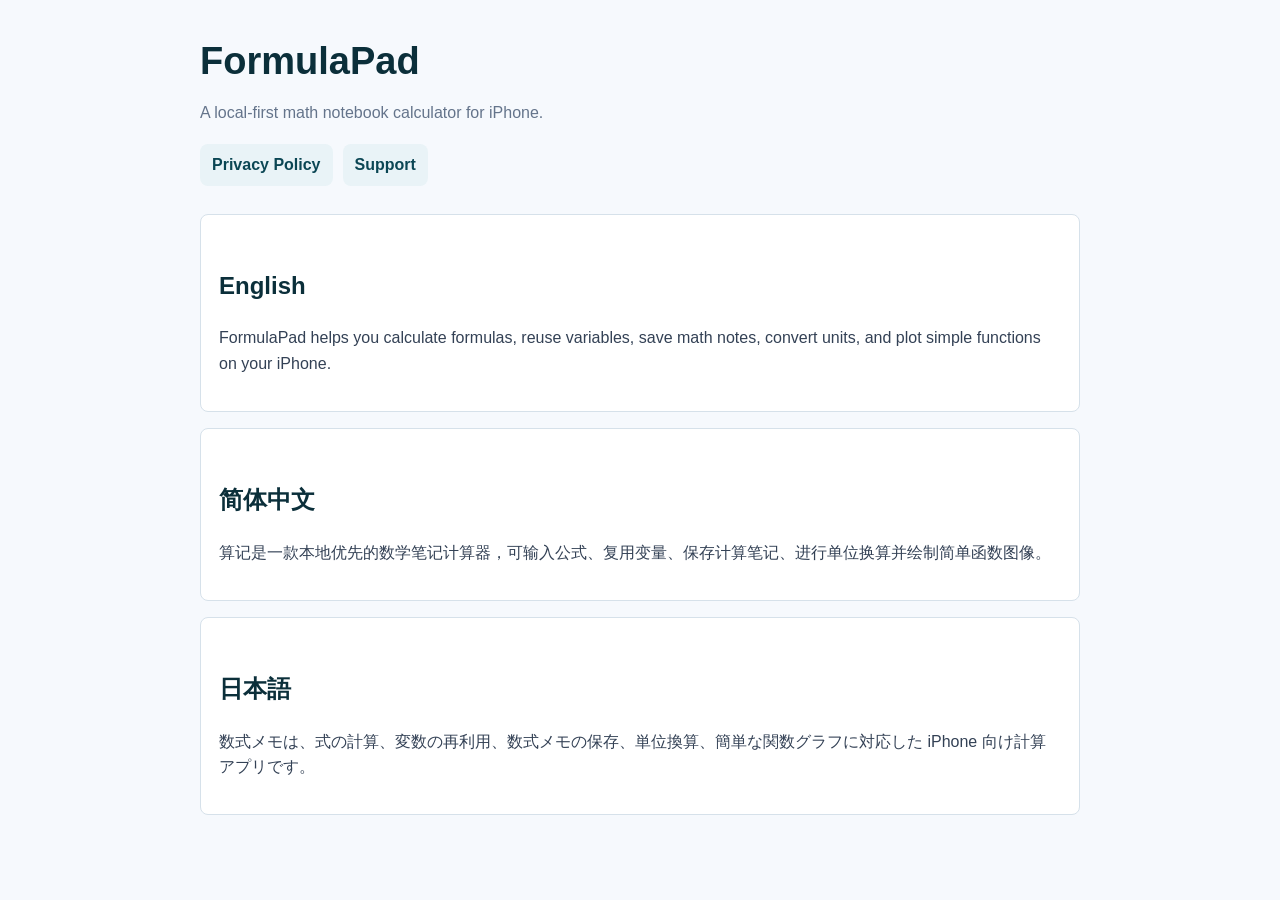
<file: docs/index.html>
<!doctype html>
<html lang="en">
<head>
  <meta charset="utf-8">
  <meta name="viewport" content="width=device-width, initial-scale=1">
  <title>FormulaPad</title>
  <link rel="stylesheet" href="site.css">
</head>
<body>
  <main>
    <header>
      <h1>FormulaPad</h1>
      <p class="muted">A local-first math notebook calculator for iPhone.</p>
      <nav class="nav">
        <a href="privacy.html">Privacy Policy</a>
        <a href="support.html">Support</a>
      </nav>
    </header>

    <section class="card">
      <h2>English</h2>
      <p>FormulaPad helps you calculate formulas, reuse variables, save math notes, convert units, and plot simple functions on your iPhone.</p>
    </section>

    <section class="card">
      <h2>简体中文</h2>
      <p>算记是一款本地优先的数学笔记计算器，可输入公式、复用变量、保存计算笔记、进行单位换算并绘制简单函数图像。</p>
    </section>

    <section class="card">
      <h2>日本語</h2>
      <p>数式メモは、式の計算、変数の再利用、数式メモの保存、単位換算、簡単な関数グラフに対応した iPhone 向け計算アプリです。</p>
    </section>
  </main>
</body>
</html>
</file>
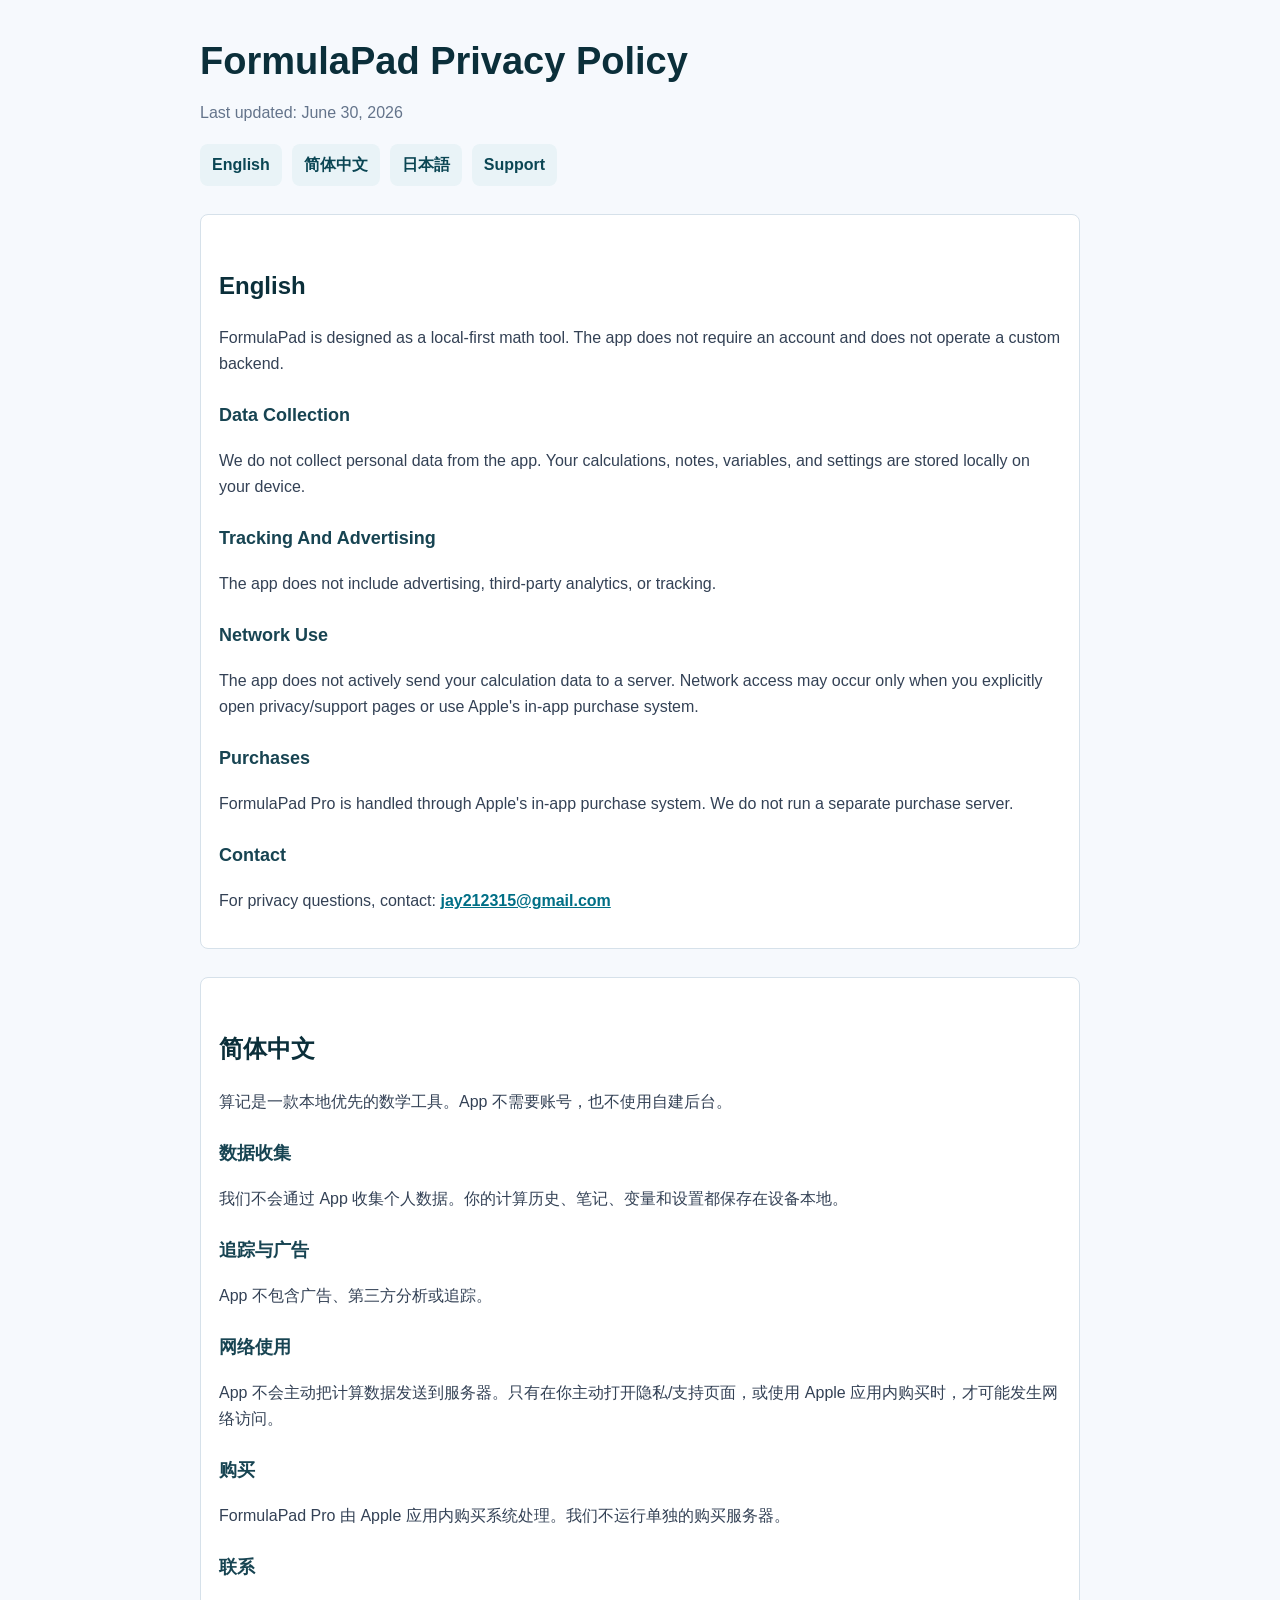
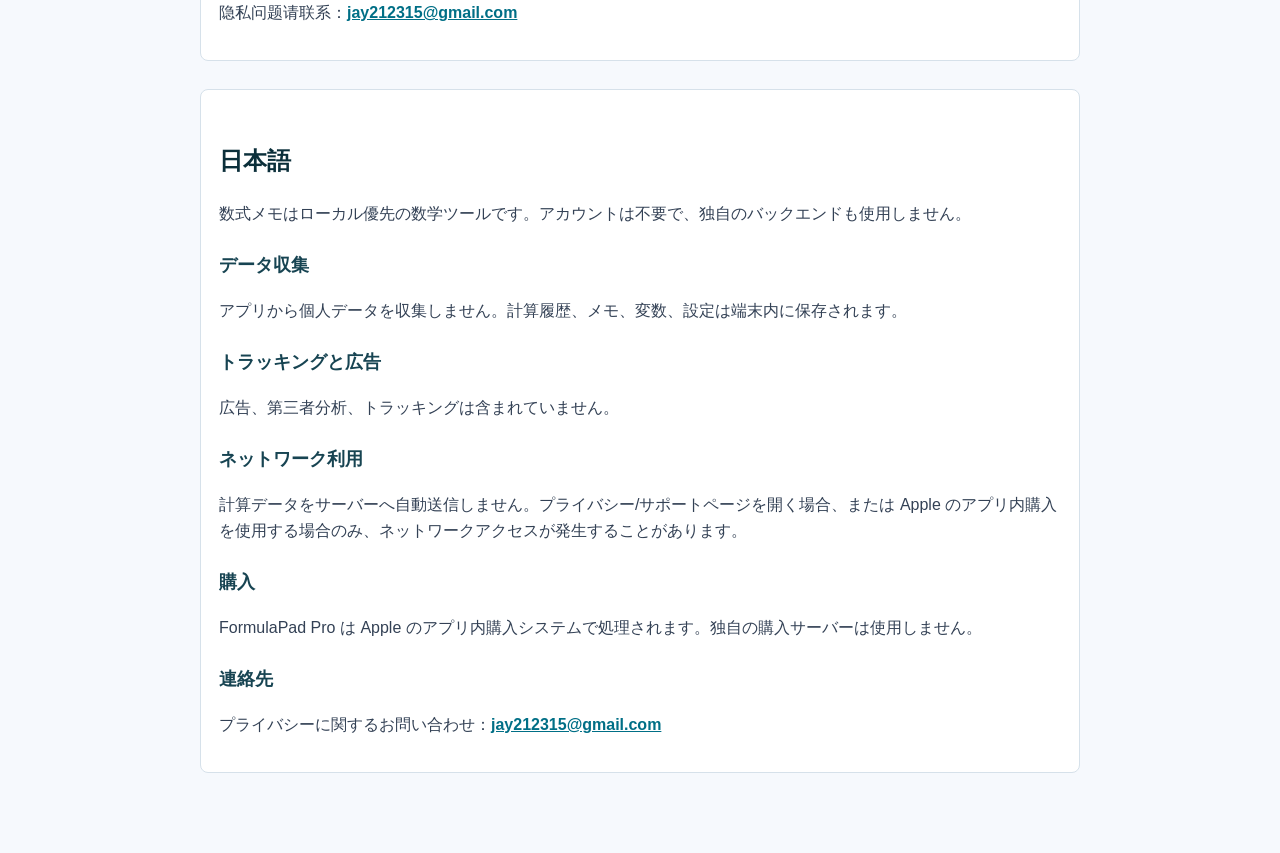
<file: docs/privacy.html>
<!doctype html>
<html lang="en">
<head>
  <meta charset="utf-8">
  <meta name="viewport" content="width=device-width, initial-scale=1">
  <title>FormulaPad Privacy Policy</title>
  <link rel="stylesheet" href="site.css">
</head>
<body>
  <main>
    <header>
      <h1>FormulaPad Privacy Policy</h1>
      <p class="muted">Last updated: June 30, 2026</p>
      <nav class="nav">
        <a href="#en">English</a>
        <a href="#zh">简体中文</a>
        <a href="#ja">日本語</a>
        <a href="support.html">Support</a>
      </nav>
    </header>

    <section id="en" class="lang-block card">
      <h2>English</h2>
      <p>FormulaPad is designed as a local-first math tool. The app does not require an account and does not operate a custom backend.</p>
      <h3>Data Collection</h3>
      <p>We do not collect personal data from the app. Your calculations, notes, variables, and settings are stored locally on your device.</p>
      <h3>Tracking And Advertising</h3>
      <p>The app does not include advertising, third-party analytics, or tracking.</p>
      <h3>Network Use</h3>
      <p>The app does not actively send your calculation data to a server. Network access may occur only when you explicitly open privacy/support pages or use Apple's in-app purchase system.</p>
      <h3>Purchases</h3>
      <p>FormulaPad Pro is handled through Apple's in-app purchase system. We do not run a separate purchase server.</p>
      <h3>Contact</h3>
      <p>For privacy questions, contact: <a href="mailto:jay212315@gmail.com">jay212315@gmail.com</a></p>
    </section>

    <section id="zh" class="lang-block card">
      <h2>简体中文</h2>
      <p>算记是一款本地优先的数学工具。App 不需要账号，也不使用自建后台。</p>
      <h3>数据收集</h3>
      <p>我们不会通过 App 收集个人数据。你的计算历史、笔记、变量和设置都保存在设备本地。</p>
      <h3>追踪与广告</h3>
      <p>App 不包含广告、第三方分析或追踪。</p>
      <h3>网络使用</h3>
      <p>App 不会主动把计算数据发送到服务器。只有在你主动打开隐私/支持页面，或使用 Apple 应用内购买时，才可能发生网络访问。</p>
      <h3>购买</h3>
      <p>FormulaPad Pro 由 Apple 应用内购买系统处理。我们不运行单独的购买服务器。</p>
      <h3>联系</h3>
      <p>隐私问题请联系：<a href="mailto:jay212315@gmail.com">jay212315@gmail.com</a></p>
    </section>

    <section id="ja" class="lang-block card">
      <h2>日本語</h2>
      <p>数式メモはローカル優先の数学ツールです。アカウントは不要で、独自のバックエンドも使用しません。</p>
      <h3>データ収集</h3>
      <p>アプリから個人データを収集しません。計算履歴、メモ、変数、設定は端末内に保存されます。</p>
      <h3>トラッキングと広告</h3>
      <p>広告、第三者分析、トラッキングは含まれていません。</p>
      <h3>ネットワーク利用</h3>
      <p>計算データをサーバーへ自動送信しません。プライバシー/サポートページを開く場合、または Apple のアプリ内購入を使用する場合のみ、ネットワークアクセスが発生することがあります。</p>
      <h3>購入</h3>
      <p>FormulaPad Pro は Apple のアプリ内購入システムで処理されます。独自の購入サーバーは使用しません。</p>
      <h3>連絡先</h3>
      <p>プライバシーに関するお問い合わせ：<a href="mailto:jay212315@gmail.com">jay212315@gmail.com</a></p>
    </section>
  </main>
</body>
</html>
</file>
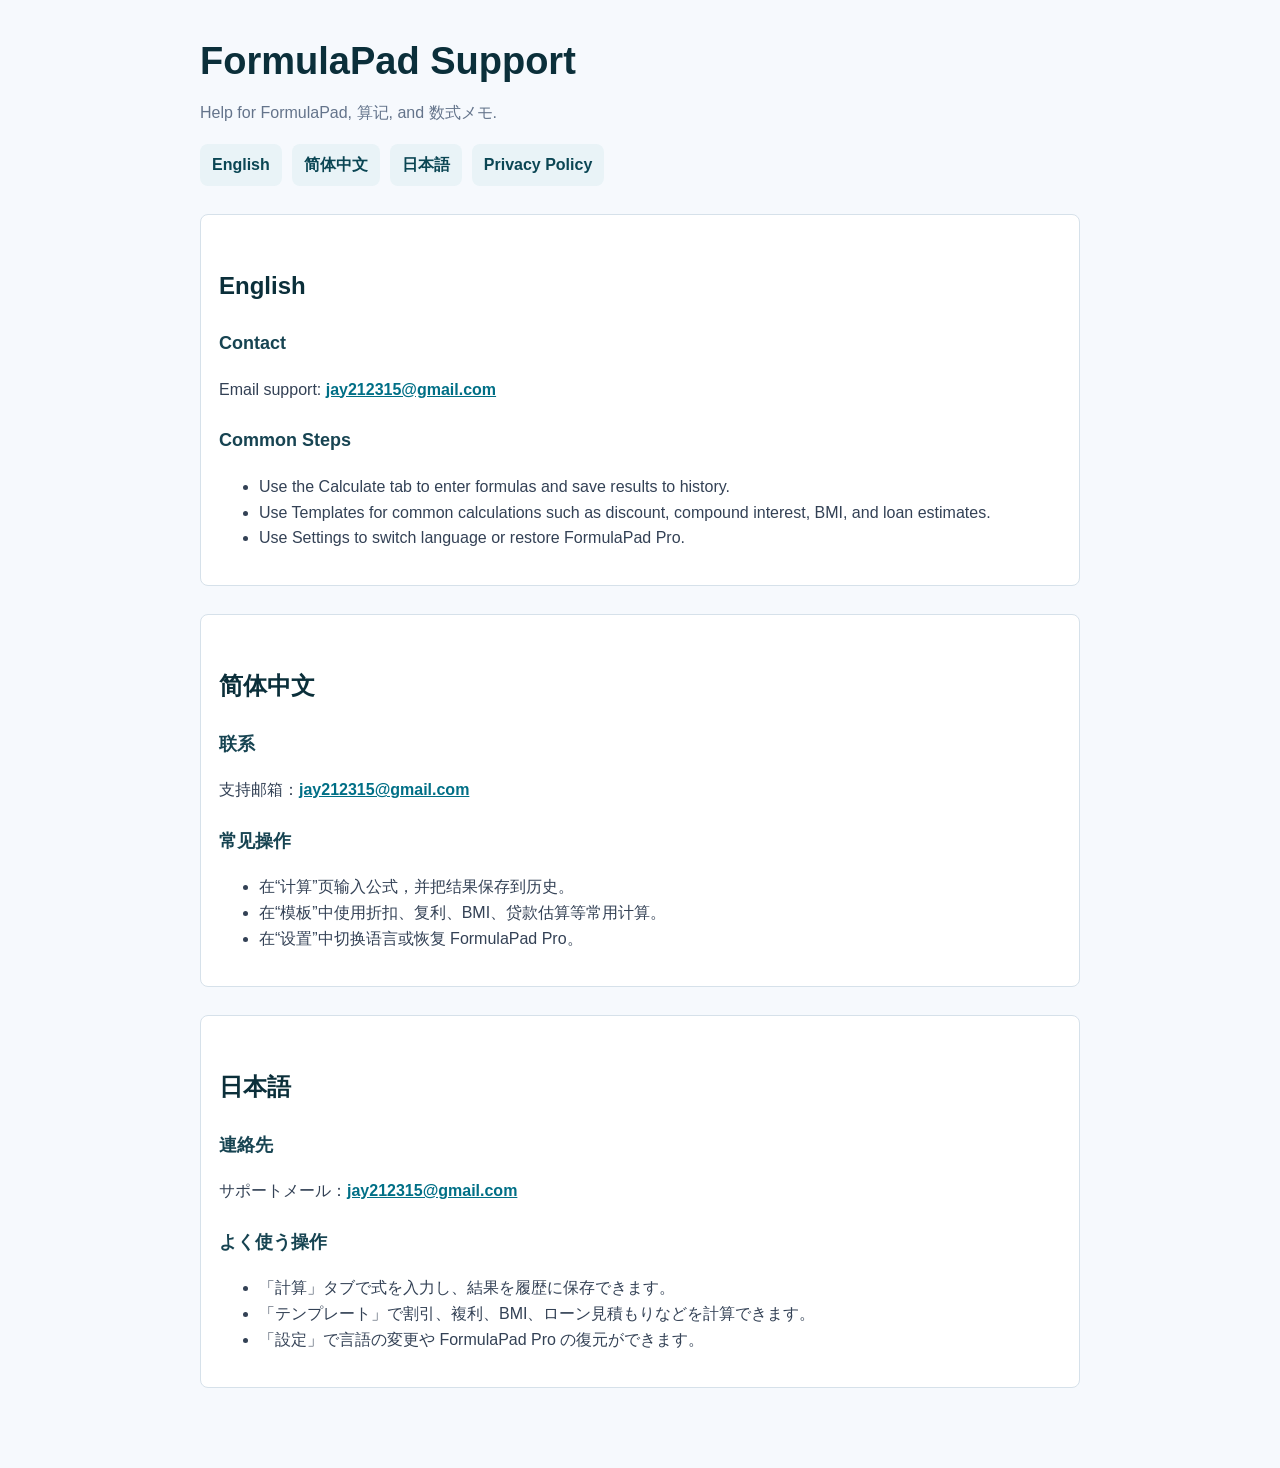
<file: docs/support.html>
<!doctype html>
<html lang="en">
<head>
  <meta charset="utf-8">
  <meta name="viewport" content="width=device-width, initial-scale=1">
  <title>FormulaPad Support</title>
  <link rel="stylesheet" href="site.css">
</head>
<body>
  <main>
    <header>
      <h1>FormulaPad Support</h1>
      <p class="muted">Help for FormulaPad, 算记, and 数式メモ.</p>
      <nav class="nav">
        <a href="#en">English</a>
        <a href="#zh">简体中文</a>
        <a href="#ja">日本語</a>
        <a href="privacy.html">Privacy Policy</a>
      </nav>
    </header>

    <section id="en" class="lang-block card">
      <h2>English</h2>
      <h3>Contact</h3>
      <p>Email support: <a href="mailto:jay212315@gmail.com">jay212315@gmail.com</a></p>
      <h3>Common Steps</h3>
      <ul>
        <li>Use the Calculate tab to enter formulas and save results to history.</li>
        <li>Use Templates for common calculations such as discount, compound interest, BMI, and loan estimates.</li>
        <li>Use Settings to switch language or restore FormulaPad Pro.</li>
      </ul>
    </section>

    <section id="zh" class="lang-block card">
      <h2>简体中文</h2>
      <h3>联系</h3>
      <p>支持邮箱：<a href="mailto:jay212315@gmail.com">jay212315@gmail.com</a></p>
      <h3>常见操作</h3>
      <ul>
        <li>在“计算”页输入公式，并把结果保存到历史。</li>
        <li>在“模板”中使用折扣、复利、BMI、贷款估算等常用计算。</li>
        <li>在“设置”中切换语言或恢复 FormulaPad Pro。</li>
      </ul>
    </section>

    <section id="ja" class="lang-block card">
      <h2>日本語</h2>
      <h3>連絡先</h3>
      <p>サポートメール：<a href="mailto:jay212315@gmail.com">jay212315@gmail.com</a></p>
      <h3>よく使う操作</h3>
      <ul>
        <li>「計算」タブで式を入力し、結果を履歴に保存できます。</li>
        <li>「テンプレート」で割引、複利、BMI、ローン見積もりなどを計算できます。</li>
        <li>「設定」で言語の変更や FormulaPad Pro の復元ができます。</li>
      </ul>
    </section>
  </main>
</body>
</html>
</file>
<file: docs/site.css>
* {
  box-sizing: border-box;
}

body {
  margin: 0;
  background: #f6f9fd;
  color: #111827;
  font-family: -apple-system, BlinkMacSystemFont, "Segoe UI", sans-serif;
  line-height: 1.62;
}

main {
  max-width: 920px;
  margin: 0 auto;
  padding: 40px 20px 64px;
}

header {
  margin-bottom: 28px;
}

h1 {
  margin: 0 0 8px;
  color: #0b2f3a;
  font-size: 38px;
  line-height: 1.15;
}

h2 {
  margin-top: 34px;
  color: #0b2f3a;
  font-size: 24px;
}

h3 {
  margin-top: 24px;
  color: #174452;
  font-size: 18px;
}

p,
li {
  color: #334155;
  font-size: 16px;
}

a {
  color: #006f86;
  font-weight: 700;
}

.card {
  background: #ffffff;
  border: 1px solid #d6e1ea;
  border-radius: 8px;
  padding: 18px;
  margin: 16px 0;
}

.nav {
  display: flex;
  flex-wrap: wrap;
  gap: 10px;
  margin-top: 18px;
}

.nav a {
  background: #e9f3f7;
  border-radius: 8px;
  color: #0b4654;
  padding: 8px 12px;
  text-decoration: none;
}

.muted {
  color: #64748b;
}

.lang-block {
  margin-top: 28px;
}

footer {
  margin-top: 48px;
  border-top: 1px solid #d6e1ea;
  padding-top: 18px;
}
</file>
